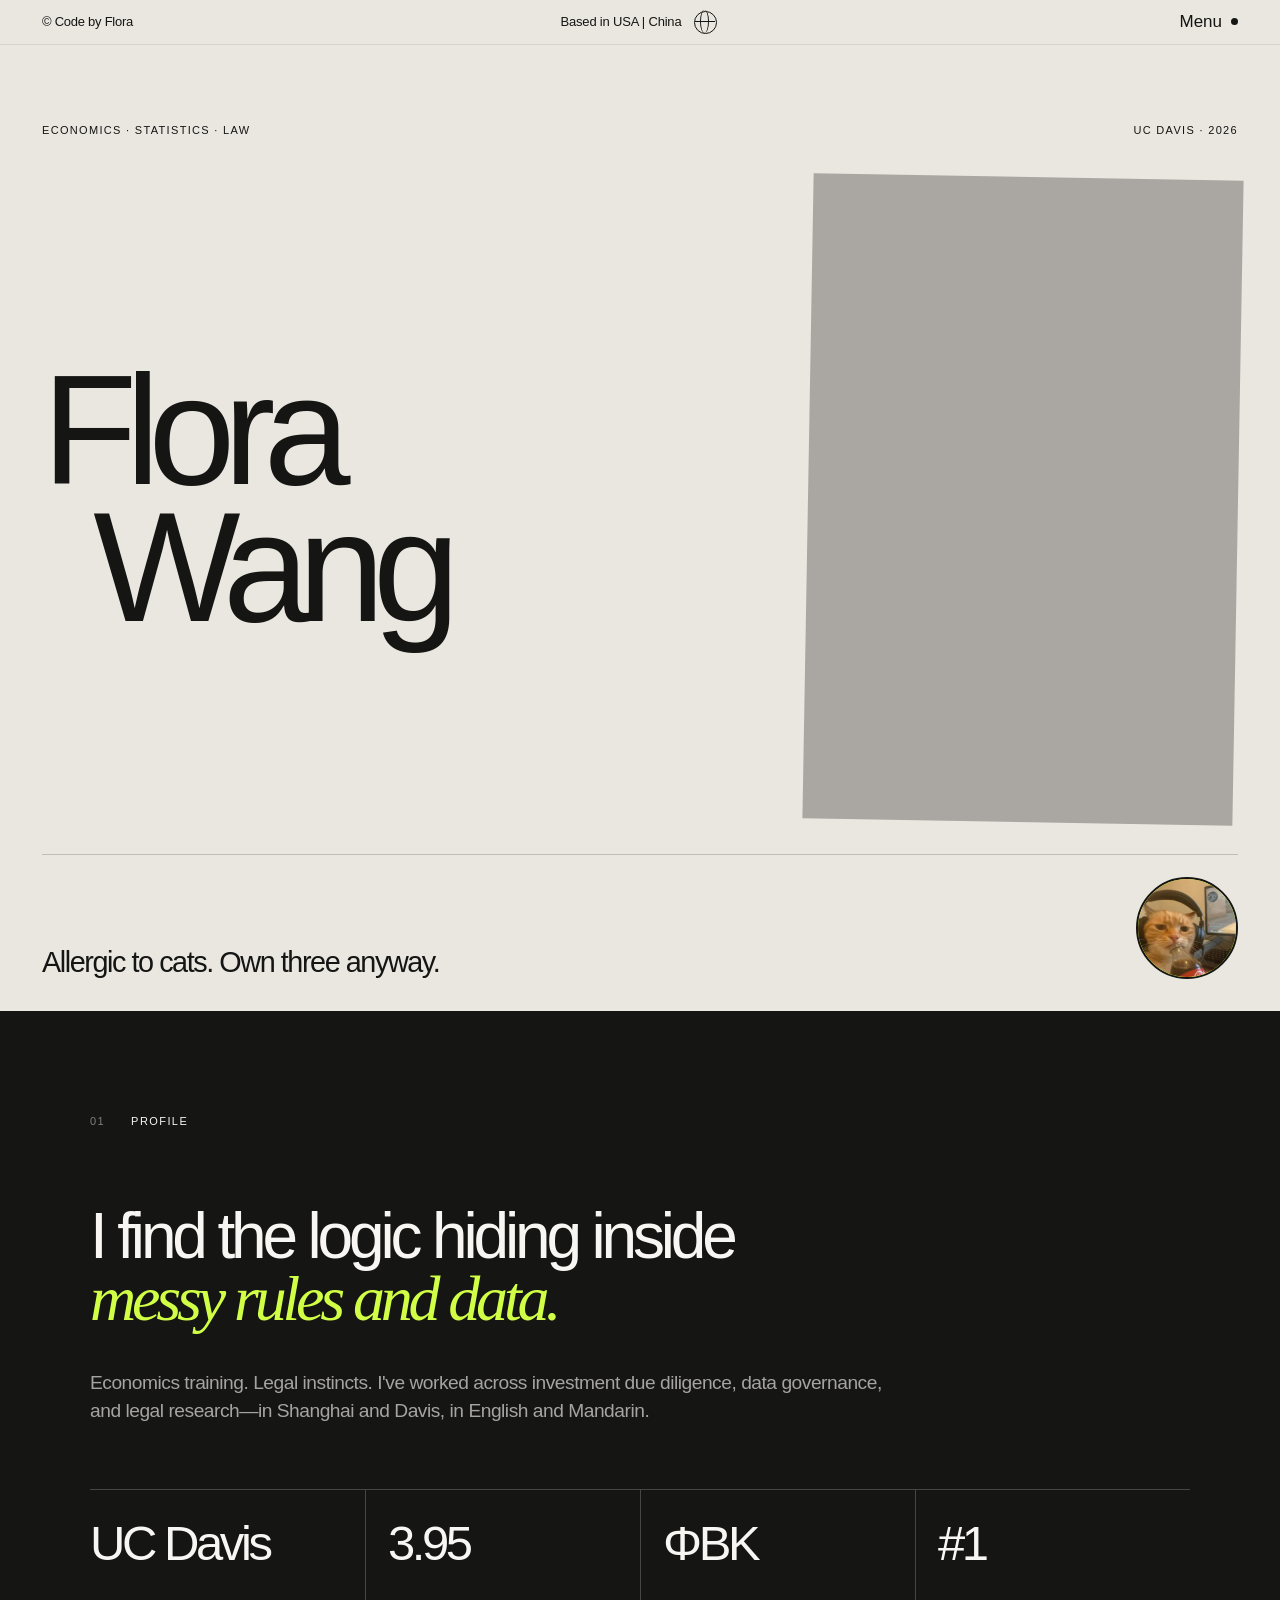
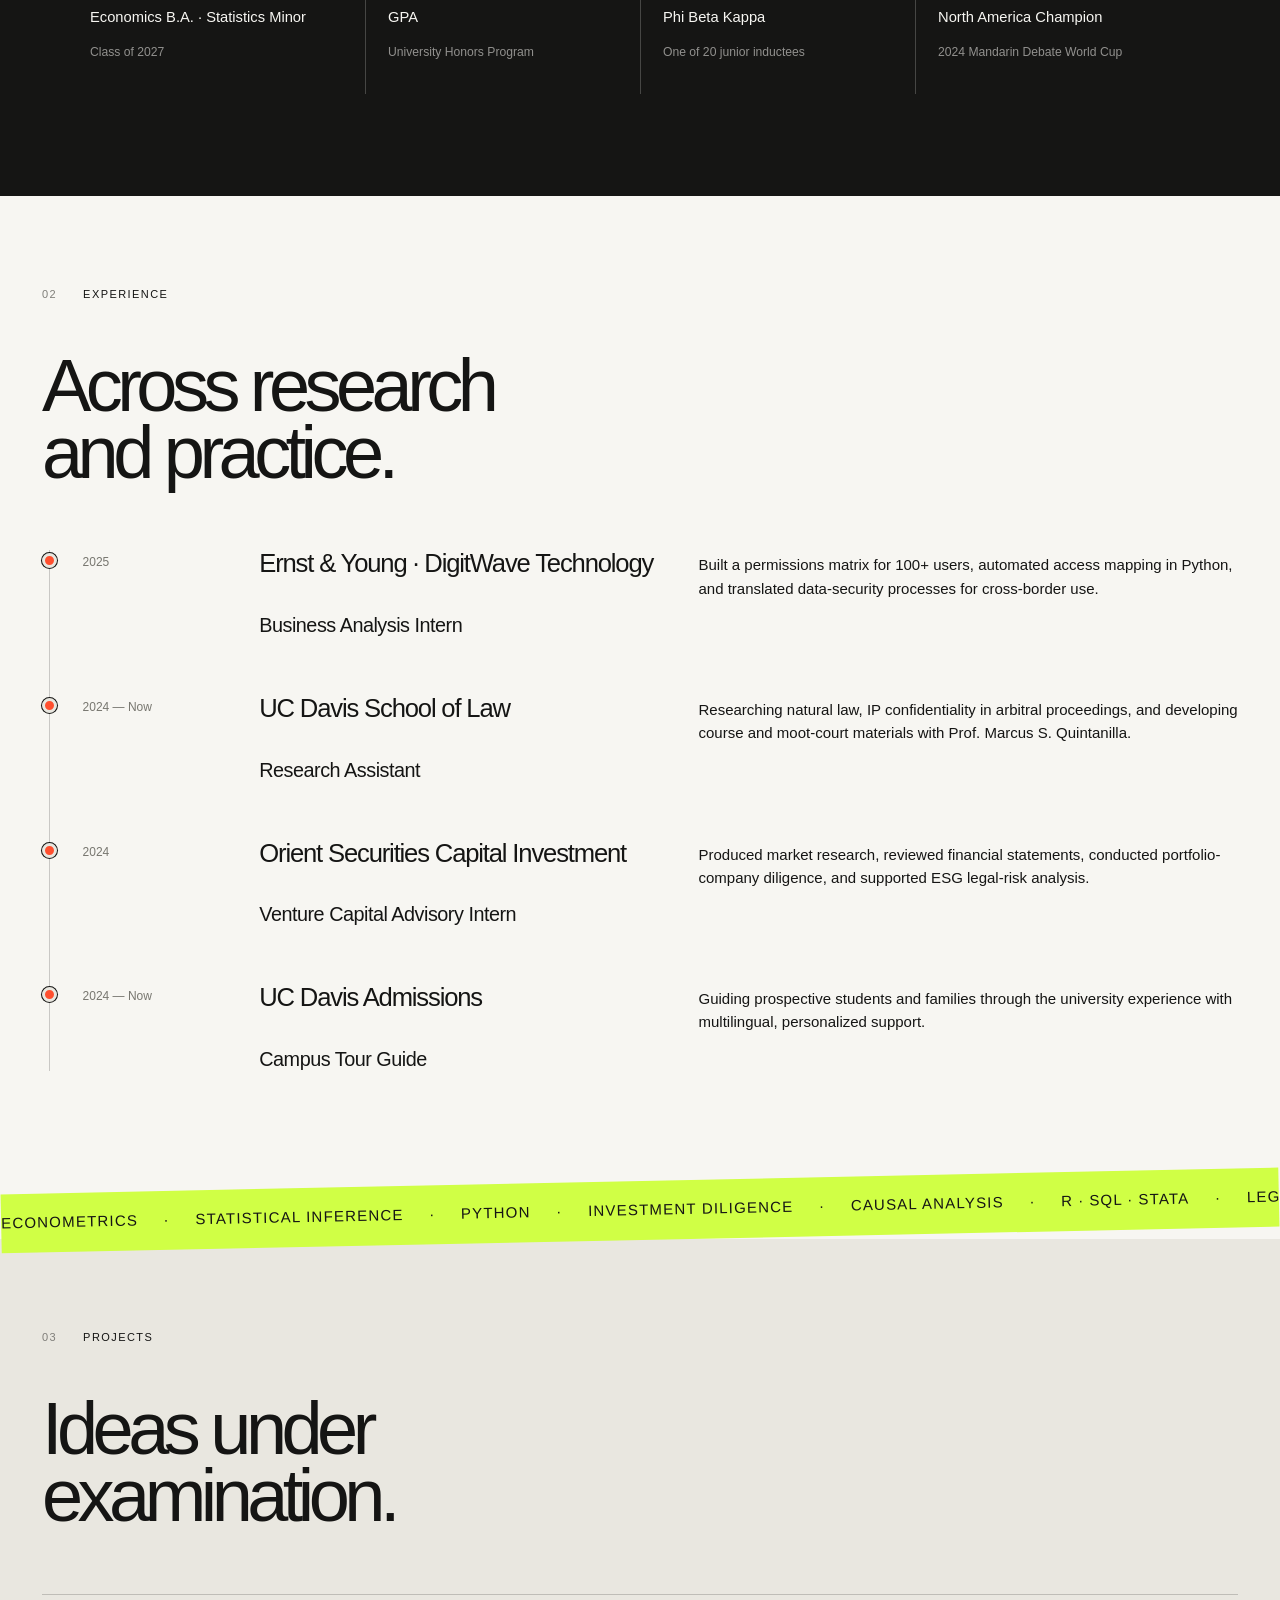
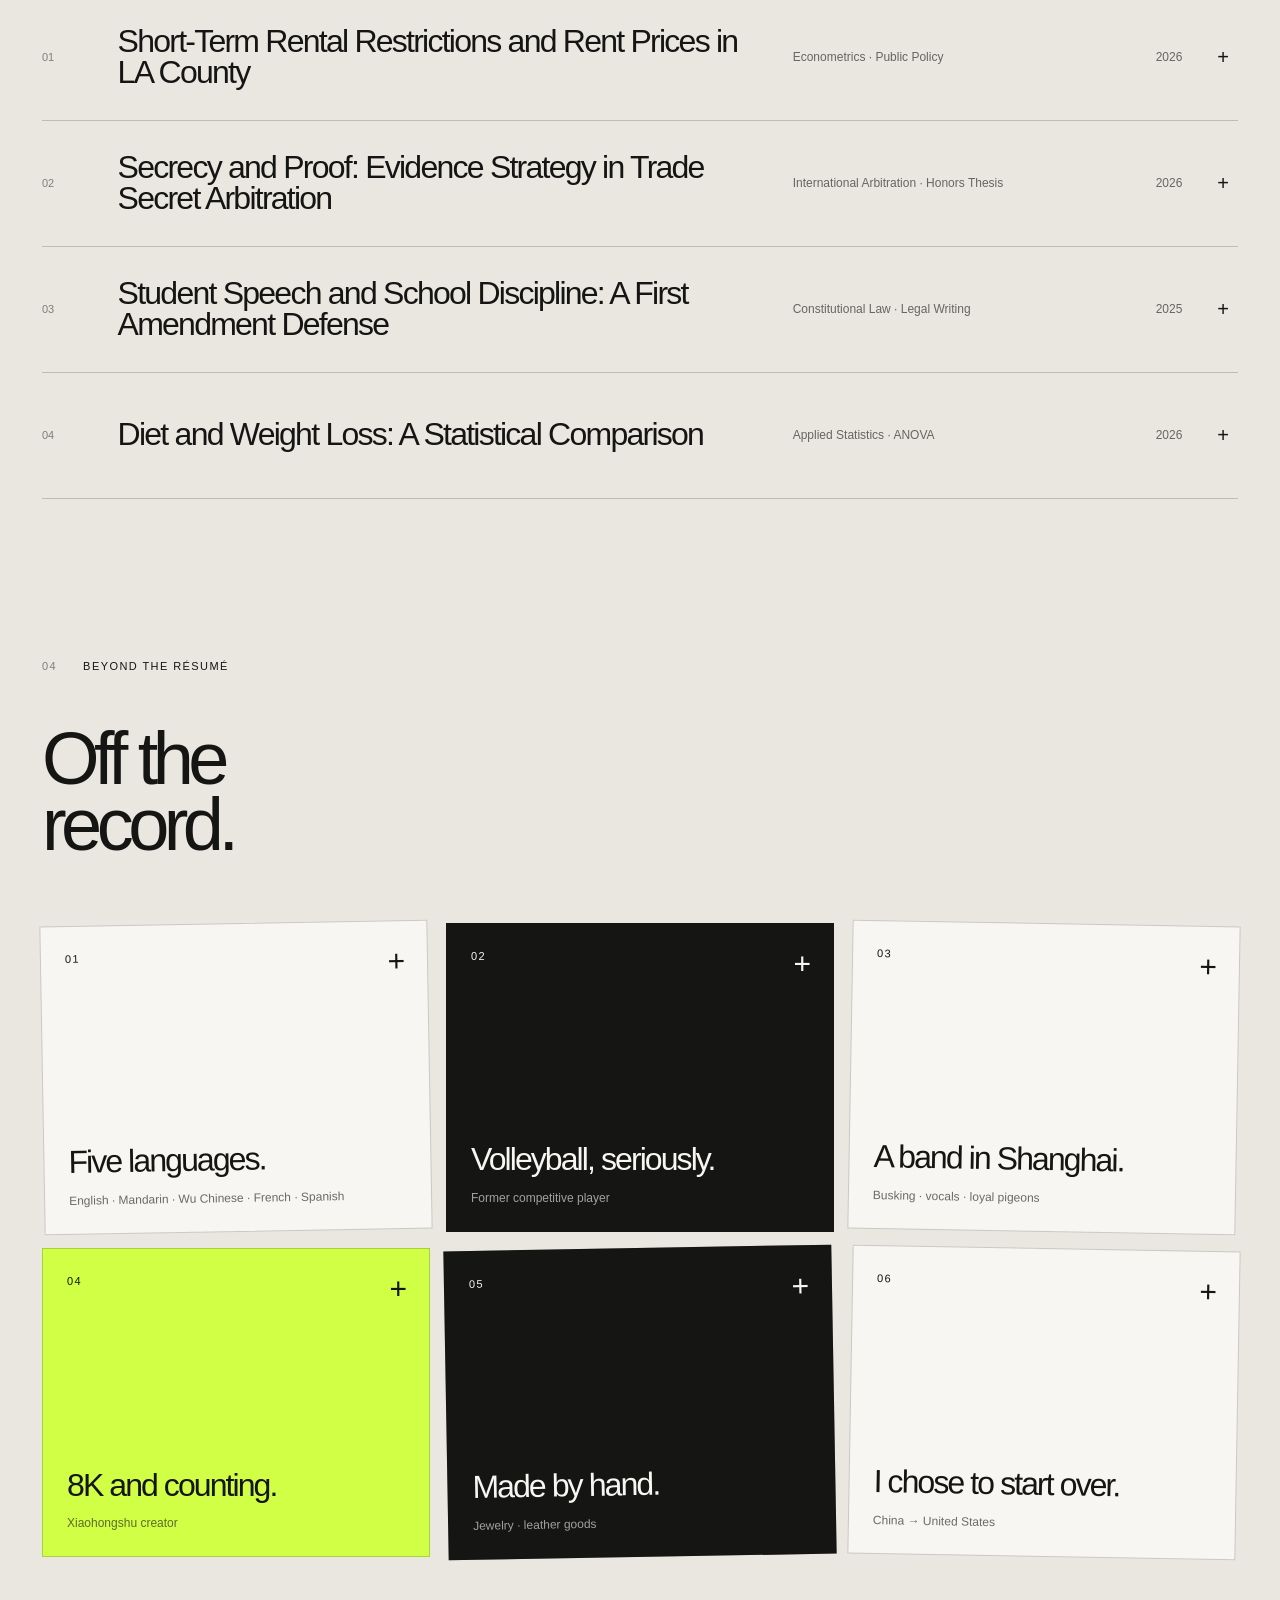
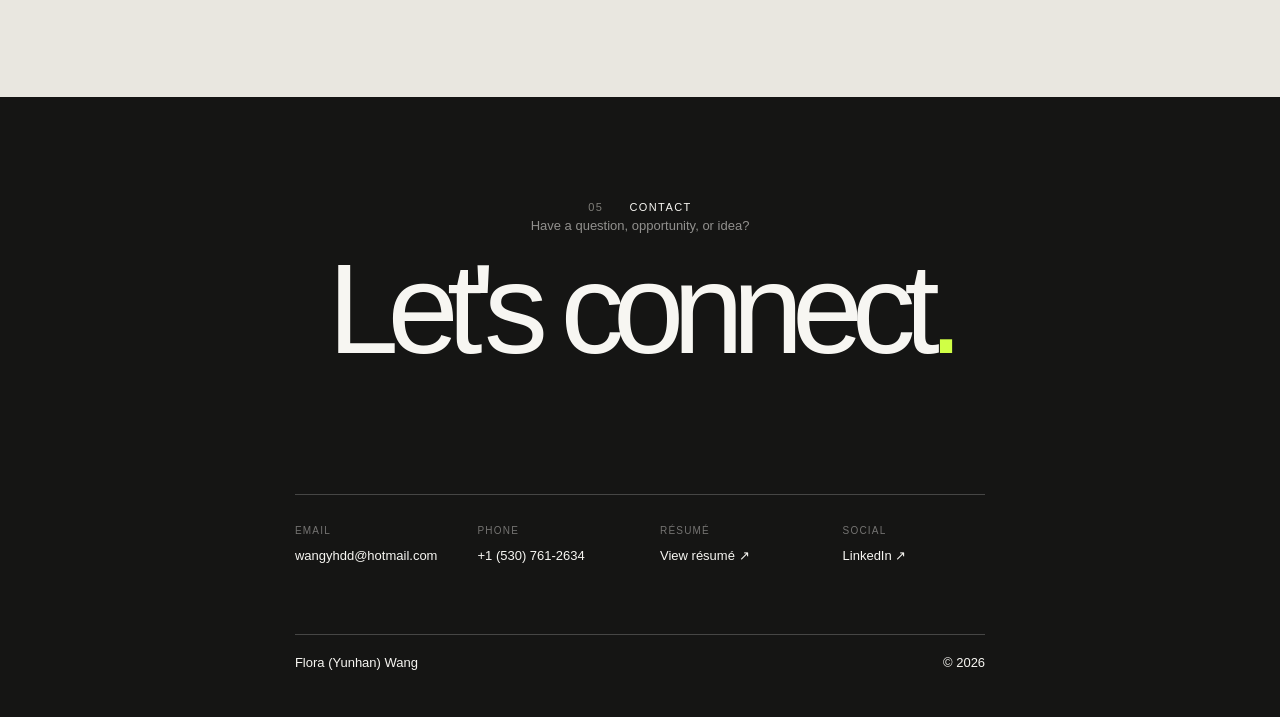
<file: index.html>
<!DOCTYPE html><html lang="en"><head><meta charSet="utf-8"/><meta name="viewport" content="width=device-width, initial-scale=1"/><link rel="preload" as="image" href="/assets/coke-cat.jpg"/><link rel="stylesheet" href="/_next/static/chunks/14g~huy9hw0ov.css" data-precedence="next"/><link rel="preload" as="script" fetchPriority="low" href="/_next/static/chunks/0zuri1ifhhlok.js"/><script src="/_next/static/chunks/0mi2wjm8~9ju~.js" async=""></script><script src="/_next/static/chunks/01h.iy8i7-0vy.js" async=""></script><script src="/_next/static/chunks/turbopack-108mywpjsb1fv.js" async=""></script><script src="/_next/static/chunks/0x_ruk~6~fayx.js" async=""></script><script src="/_next/static/chunks/03nhfuja0_sh~.js" async=""></script><script src="/_next/static/chunks/0lperdugiu~te.js" async=""></script><link rel="preload" href="/assets/flora-portrait.jpg" as="image"/><title>Flora Wang — Law, Finance &amp; Evidence</title><meta name="description" content="Flora Wang is a UC Davis economics and statistics student working across legal research, investment analysis, and data-driven decision-making."/><meta name="keywords" content="Flora Wang,Yunhan Wang,UC Davis,legal research,investment analysis,economics,statistics"/><meta property="og:title" content="Flora Wang — Law, Finance &amp; Evidence"/><meta property="og:description" content="Flora Wang is a UC Davis economics and statistics student working across legal research, investment analysis, and data-driven decision-making."/><meta property="og:image" content="https://flora-oikawa.github.io/og-v3.png"/><meta property="og:image:width" content="1734"/><meta property="og:image:height" content="908"/><meta property="og:image:alt" content="Flora Wang — Law, Finance &amp; Evidence"/><meta property="og:type" content="website"/><meta name="twitter:card" content="summary_large_image"/><meta name="twitter:title" content="Flora Wang — Law, Finance &amp; Evidence"/><meta name="twitter:description" content="Flora Wang is a UC Davis economics and statistics student working across legal research, investment analysis, and data-driven decision-making."/><meta name="twitter:image" content="https://flora-oikawa.github.io/og-v3.png"/><script src="/_next/static/chunks/03~yq9q893hmn.js" noModule=""></script></head><body><div hidden=""><!--$--><!--/$--></div><main><div class="cursor-orbit " style="transform:translate3d(0px, 0px, 0)" aria-hidden="true"></div><header class="site-header "><a class="brand-link" href="#top" aria-label="Flora Wang, home"><span>© Code by </span><span class="brand-swap" aria-hidden="true"><span>Flora</span><span>Flora Wang</span></span></a><div class="header-location" aria-label="Current location"><span class="location-copy"><strong>Based in USA | China</strong></span><span class="location-globe" aria-hidden="true"><span class="globe-mark"></span></span></div><button class="menu-button" type="button" aria-expanded="false" aria-controls="site-menu" aria-label="Open menu"><span>Menu</span><span class="menu-dot" aria-hidden="true"></span></button></header><div class="menu-overlay " id="site-menu" aria-hidden="true"><span class="menu-kicker">Navigation</span><nav aria-label="Primary navigation"><a href="#top"><span>00</span>Home</a><a href="#profile"><span>01</span>Profile</a><a href="#experience"><span>02</span>Experience</a><a href="#projects"><span>03</span>Projects</a><a href="#beyond"><span>04</span>Beyond</a><a href="#contact"><span>05</span>Contact</a></nav><div class="menu-social"><a href="https://www.linkedin.com/in/yunhan-wang-81345233a" target="_blank" rel="noreferrer">LinkedIn <span aria-hidden="true">↗</span></a><a href="mailto:wangyhdd@hotmail.com">Email <span aria-hidden="true">↗</span></a></div></div><section class="hero" id="top"><div class="hero-eyebrow"><span>Economics · Statistics · Law</span><span>UC Davis · 2026</span></div><div class="hero-title-wrap"><h1><span class="title-line">Flora</span><span class="title-line title-line-offset">Wang</span></h1><div class="hero-portrait"><picture><source media="(max-width: 700px)" srcSet="/assets/flora-portrait-mobile.jpg"/><img alt="Portrait of Flora Wang" decoding="async" data-nimg="fill" style="position:absolute;height:100%;width:100%;left:0;top:0;right:0;bottom:0;color:transparent" src="/assets/flora-portrait.jpg"/></picture></div></div><div class="hero-bottom"><p>Allergic to cats. Own three anyway.</p><a class="round-link" href="#profile" aria-label="Explore Flora Wang&#x27;s profile"><img class="cat-avatar-image" src="/assets/coke-cat.jpg" alt="Orange tabby cat wearing headphones and drinking from a bottle" width="104" height="104"/></a></div></section><section class="statement section-dark" id="profile"><div class="section-label"><span>01</span><span>Profile</span></div><div class="statement-copy"><p class="statement-lead"><span>I find the logic hiding inside</span><em>messy rules and data.</em></p><p class="statement-secondary">Economics training. Legal instincts. I&#x27;ve worked across investment due diligence, data governance, and legal research—in Shanghai and Davis, in English and Mandarin.</p></div><div class="profile-facts"><div><span class="fact-value fact-title">UC Davis</span><span class="fact-label fact-line-one">Economics B.A. · Statistics Minor</span><span class="fact-label fact-line-two">Class of 2027</span></div><div><span class="fact-value fact-title">3.95</span><span class="fact-label fact-line-one">GPA</span><span class="fact-label fact-line-two">University Honors Program</span></div><div><span class="fact-value fact-title" aria-label="Phi Beta Kappa">ΦΒΚ</span><span class="fact-label fact-line-one">Phi Beta Kappa</span><span class="fact-label fact-line-two">One of 20 junior inductees</span></div><div><span class="fact-value fact-title">#1</span><span class="fact-label fact-line-one">North America Champion</span><span class="fact-label fact-line-two">2024 Mandarin Debate World Cup</span></div></div></section><section class="experience-section section-light" id="experience"><div class="section-heading"><div class="section-label"><span>02</span><span>Experience</span></div><h2>Across research<br/>and practice.</h2></div><div class="experience-list"><article class="experience-item"><span class="timeline-marker" aria-hidden="true"></span><span class="experience-period">2025</span><div><h3>Ernst &amp; Young · DigitWave Technology</h3><p class="experience-role">Business Analysis Intern</p></div><p class="experience-detail">Built a permissions matrix for 100+ users, automated access mapping in Python, and translated data-security processes for cross-border use.</p></article><article class="experience-item"><span class="timeline-marker" aria-hidden="true"></span><span class="experience-period">2024 — Now</span><div><h3>UC Davis School of Law</h3><p class="experience-role">Research Assistant</p></div><p class="experience-detail">Researching natural law, IP confidentiality in arbitral proceedings, and developing course and moot-court materials with Prof. Marcus S. Quintanilla.</p></article><article class="experience-item"><span class="timeline-marker" aria-hidden="true"></span><span class="experience-period">2024</span><div><h3>Orient Securities Capital Investment</h3><p class="experience-role">Venture Capital Advisory Intern</p></div><p class="experience-detail">Produced market research, reviewed financial statements, conducted portfolio-company diligence, and supported ESG legal-risk analysis.</p></article><article class="experience-item"><span class="timeline-marker" aria-hidden="true"></span><span class="experience-period">2024 — Now</span><div><h3>UC Davis Admissions</h3><p class="experience-role">Campus Tour Guide</p></div><p class="experience-detail">Guiding prospective students and families through the university experience with multilingual, personalized support.</p></article></div><div class="skills-marquee" aria-label="Skills and capabilities"><div><span>Econometrics</span><i>·</i><span>Statistical inference</span><i>·</i><span>Python</span><i>·</i><span>Investment diligence</span><i>·</i><span>Causal analysis</span><i>·</i><span>R · SQL · Stata</span><i>·</i><span>Legal research</span></div></div></section><section class="work-section" id="projects"><div class="section-heading"><div class="section-label"><span>03</span><span>Projects</span></div><h2>Ideas under<br/>examination.</h2></div><div class="work-list"><article class="work-item"><details><summary><span class="work-number">01</span><span class="work-title">Short-Term Rental Restrictions and Rent Prices in LA County</span><span class="work-meta">Econometrics · Public Policy<small>2026</small></span><span class="work-toggle" aria-hidden="true">+</span></summary><div class="work-details"><p>Applied difference-in-differences with ZIP code and time fixed effects to estimate the impact of Home Sharing Ordinances on residential rents across 245 ZIP codes (2015–2025).</p><p class="work-outcome">Estimated a 2.2% rent reduction pre-COVID; the effect disappears post-COVID, consistent with pandemic-driven market disruption.</p></div></details></article><article class="work-item"><details><summary><span class="work-number">02</span><span class="work-title">Secrecy and Proof: Evidence Strategy in Trade Secret Arbitration</span><span class="work-meta">International Arbitration · Honors Thesis<small>2026</small></span><span class="work-toggle" aria-hidden="true">+</span></summary><div class="work-details"><p>Examined how the FAA, AAA Employment Rules, IBA Rules, and New York Convention interact to limit evidence access for trade secret claimants in international arbitration.</p><p class="work-outcome">Identified a structural evidentiary gap and proposed a four-part strategy framework for navigating it.</p><a href="/work/flora-wang-honors-thesis.pdf" target="_blank" rel="noreferrer">Read thesis<!-- --> <span aria-hidden="true">↗</span></a></div></details></article><article class="work-item"><details><summary><span class="work-number">03</span><span class="work-title">Student Speech and School Discipline: A First Amendment Defense</span><span class="work-meta">Constitutional Law · Legal Writing<small>2025</small></span><span class="work-toggle" aria-hidden="true">+</span></summary><div class="work-details"><p>Drafted a defense-side legal memorandum analyzing off-campus student speech, school discipline, and procedural due process under the First and Fourteenth Amendments.</p><p class="work-outcome">Synthesized five Supreme Court and circuit precedents into a structured argument for summary judgment.</p><a href="/work/flora-wang-legal-writing-sample.pdf" target="_blank" rel="noreferrer">Read writing sample<!-- --> <span aria-hidden="true">↗</span></a></div></details></article><article class="work-item"><details><summary><span class="work-number">04</span><span class="work-title">Diet and Weight Loss: A Statistical Comparison</span><span class="work-meta">Applied Statistics · ANOVA<small>2026</small></span><span class="work-toggle" aria-hidden="true">+</span></summary><div class="work-details"><p>Analyzed weight-loss outcomes across three diet programs using 76 participants, applying one-way ANOVA, Tukey post-hoc comparisons, and power analysis.</p><p class="work-outcome">Found statistically significant differences (p = 0.00339); identified the most effective program and quantified the performance gap.</p></div></details></article></div></section><section class="beyond-section" id="beyond"><div class="section-heading"><div class="section-label"><span>04</span><span>Beyond the résumé</span></div><h2>Off the<br/>record.</h2></div><div class="life-grid"><details class="life-card"><summary><span class="life-number">01</span><h3>Five languages.</h3><p class="life-meta">English · Mandarin · Wu Chinese · French · Spanish</p><span class="life-toggle" aria-hidden="true">+</span></summary><p class="life-detail">Fluently in three, convincingly in two, embarrassingly in none of them when I’m tired.</p></details><details class="life-card"><summary><span class="life-number">02</span><h3>Volleyball, seriously.</h3><p class="life-meta">Former competitive player</p><span class="life-toggle" aria-hidden="true">+</span></summary><p class="life-detail">Not recreationally. Like, seriously. My knees have opinions about this.</p></details><details class="life-card"><summary><span class="life-number">03</span><h3>A band in Shanghai.</h3><p class="life-meta">Busking · vocals · loyal pigeons</p><span class="life-toggle" aria-hidden="true">+</span></summary><p class="life-detail">We were actually pretty good. The pigeons were our most loyal audience.</p></details><details class="life-card"><summary><span class="life-number">04</span><h3>8K and counting.</h3><p class="life-meta">Xiaohongshu creator</p><span class="life-toggle" aria-hidden="true">+</span></summary><p class="life-detail">I write about college applications, music, and whatever is on my mind. Somehow, people read it.</p></details><details class="life-card"><summary><span class="life-number">05</span><h3>Made by hand.</h3><p class="life-meta">Jewelry · leather goods</p><span class="life-toggle" aria-hidden="true">+</span></summary><p class="life-detail">Rings, bags, and straps—mostly gifts. Sometimes I keep the good ones.</p></details><details class="life-card"><summary><span class="life-number">06</span><h3>I chose to start over.</h3><p class="life-meta">China → United States</p><span class="life-toggle" aria-hidden="true">+</span></summary><p class="life-detail">I left law school in China to begin again in the U.S. Best chaotic decision I’ve ever made.</p></details></div></section><section class="contact-section section-dark" id="contact"><div class="section-label"><span>05</span><span>Contact</span></div><p class="contact-kicker">Have a question, opportunity, or idea?</p><h2 class="contact-title">Let&#x27;s connect<span>.</span></h2><div class="contact-bottom" id="contact-details"><div><span class="contact-label">Email</span><a href="mailto:wangyhdd@hotmail.com">wangyhdd@hotmail.com</a></div><div><span class="contact-label">Phone</span><a href="tel:+15307612634">+1 (530) 761-2634</a></div><div><span class="contact-label">Résumé</span><a href="/work/flora-wang-resume.pdf" target="_blank" rel="noreferrer">View résumé <span aria-hidden="true">↗</span></a></div><div><span class="contact-label">Social</span><a href="https://www.linkedin.com/in/yunhan-wang-81345233a" target="_blank" rel="noreferrer">LinkedIn <span aria-hidden="true">↗</span></a></div><div class="contact-signoff"><span>Flora (Yunhan) Wang</span><span>© <!-- -->2026</span></div></div></section></main><!--$--><!--/$--><script src="/_next/static/chunks/0zuri1ifhhlok.js" id="_R_" async=""></script><script>(self.__next_f=self.__next_f||[]).push([0])</script><script>self.__next_f.push([1,"1:\"$Sreact.fragment\"\n2:I[28270,[\"/_next/static/chunks/0x_ruk~6~fayx.js\",\"/_next/static/chunks/03nhfuja0_sh~.js\"],\"default\"]\n3:I[7640,[\"/_next/static/chunks/0x_ruk~6~fayx.js\",\"/_next/static/chunks/03nhfuja0_sh~.js\"],\"default\"]\n4:I[22789,[\"/_next/static/chunks/0x_ruk~6~fayx.js\",\"/_next/static/chunks/03nhfuja0_sh~.js\"],\"ClientPageRoot\"]\n5:I[31713,[\"/_next/static/chunks/0x_ruk~6~fayx.js\",\"/_next/static/chunks/03nhfuja0_sh~.js\",\"/_next/static/chunks/0lperdugiu~te.js\"],\"default\"]\n8:I[84080,[\"/_next/static/chunks/0x_ruk~6~fayx.js\",\"/_next/static/chunks/03nhfuja0_sh~.js\"],\"OutletBoundary\"]\n9:\"$Sreact.suspense\"\nb:I[84080,[\"/_next/static/chunks/0x_ruk~6~fayx.js\",\"/_next/static/chunks/03nhfuja0_sh~.js\"],\"ViewportBoundary\"]\nd:I[84080,[\"/_next/static/chunks/0x_ruk~6~fayx.js\",\"/_next/static/chunks/03nhfuja0_sh~.js\"],\"MetadataBoundary\"]\nf:I[48574,[\"/_next/static/chunks/0x_ruk~6~fayx.js\",\"/_next/static/chunks/03nhfuja0_sh~.js\"],\"default\",1]\n:HL[\"/_next/static/chunks/14g~huy9hw0ov.css\",\"style\"]\n"])</script><script>self.__next_f.push([1,"0:{\"P\":null,\"c\":[\"\",\"\"],\"q\":\"\",\"i\":false,\"f\":[[[\"\",{\"children\":[\"__PAGE__\",{}]},\"$undefined\",\"$undefined\",16],[[\"$\",\"$1\",\"c\",{\"children\":[[[\"$\",\"link\",\"0\",{\"rel\":\"stylesheet\",\"href\":\"/_next/static/chunks/14g~huy9hw0ov.css\",\"precedence\":\"next\",\"crossOrigin\":\"$undefined\",\"nonce\":\"$undefined\"}],[\"$\",\"script\",\"script-0\",{\"src\":\"/_next/static/chunks/0x_ruk~6~fayx.js\",\"async\":true,\"nonce\":\"$undefined\"}],[\"$\",\"script\",\"script-1\",{\"src\":\"/_next/static/chunks/03nhfuja0_sh~.js\",\"async\":true,\"nonce\":\"$undefined\"}]],[\"$\",\"html\",null,{\"lang\":\"en\",\"children\":[\"$\",\"body\",null,{\"children\":[\"$\",\"$L2\",null,{\"parallelRouterKey\":\"children\",\"error\":\"$undefined\",\"errorStyles\":\"$undefined\",\"errorScripts\":\"$undefined\",\"template\":[\"$\",\"$L3\",null,{}],\"templateStyles\":\"$undefined\",\"templateScripts\":\"$undefined\",\"notFound\":[[[\"$\",\"title\",null,{\"children\":\"404: This page could not be found.\"}],[\"$\",\"div\",null,{\"style\":{\"fontFamily\":\"system-ui,\\\"Segoe UI\\\",Roboto,Helvetica,Arial,sans-serif,\\\"Apple Color Emoji\\\",\\\"Segoe UI Emoji\\\"\",\"height\":\"100vh\",\"textAlign\":\"center\",\"display\":\"flex\",\"flexDirection\":\"column\",\"alignItems\":\"center\",\"justifyContent\":\"center\"},\"children\":[\"$\",\"div\",null,{\"children\":[[\"$\",\"style\",null,{\"dangerouslySetInnerHTML\":{\"__html\":\"body{color:#000;background:#fff;margin:0}.next-error-h1{border-right:1px solid rgba(0,0,0,.3)}@media (prefers-color-scheme:dark){body{color:#fff;background:#000}.next-error-h1{border-right:1px solid rgba(255,255,255,.3)}}\"}}],[\"$\",\"h1\",null,{\"className\":\"next-error-h1\",\"style\":{\"display\":\"inline-block\",\"margin\":\"0 20px 0 0\",\"padding\":\"0 23px 0 0\",\"fontSize\":24,\"fontWeight\":500,\"verticalAlign\":\"top\",\"lineHeight\":\"49px\"},\"children\":404}],[\"$\",\"div\",null,{\"style\":{\"display\":\"inline-block\"},\"children\":[\"$\",\"h2\",null,{\"style\":{\"fontSize\":14,\"fontWeight\":400,\"lineHeight\":\"49px\",\"margin\":0},\"children\":\"This page could not be found.\"}]}]]}]}]],[]],\"forbidden\":\"$undefined\",\"unauthorized\":\"$undefined\"}]}]}]]}],{\"children\":[[\"$\",\"$1\",\"c\",{\"children\":[[\"$\",\"$L4\",null,{\"Component\":\"$5\",\"serverProvidedParams\":{\"searchParams\":{},\"params\":{},\"promises\":[\"$@6\",\"$@7\"]}}],[[\"$\",\"script\",\"script-0\",{\"src\":\"/_next/static/chunks/0lperdugiu~te.js\",\"async\":true,\"nonce\":\"$undefined\"}]],[\"$\",\"$L8\",null,{\"children\":[\"$\",\"$9\",null,{\"name\":\"Next.MetadataOutlet\",\"children\":\"$@a\"}]}]]}],{},null,false,null]},null,false,null],[\"$\",\"$1\",\"h\",{\"children\":[null,[\"$\",\"$Lb\",null,{\"children\":\"$Lc\"}],[\"$\",\"div\",null,{\"hidden\":true,\"children\":[\"$\",\"$Ld\",null,{\"children\":[\"$\",\"$9\",null,{\"name\":\"Next.Metadata\",\"children\":\"$Le\"}]}]}],null]}],false]],\"m\":\"$undefined\",\"G\":[\"$f\",[[\"$\",\"link\",\"0\",{\"rel\":\"stylesheet\",\"href\":\"/_next/static/chunks/14g~huy9hw0ov.css\",\"precedence\":\"next\",\"crossOrigin\":\"$undefined\",\"nonce\":\"$undefined\"}]]],\"S\":true,\"h\":null,\"s\":\"$undefined\",\"l\":\"$undefined\",\"p\":\"$undefined\",\"d\":\"$undefined\",\"b\":\"ksNLpLXbNBhkdUW6HuDTz\"}\n"])</script><script>self.__next_f.push([1,"6:{}\n7:\"$0:f:0:1:1:children:0:props:children:0:props:serverProvidedParams:params\"\n"])</script><script>self.__next_f.push([1,"c:[[\"$\",\"meta\",\"0\",{\"charSet\":\"utf-8\"}],[\"$\",\"meta\",\"1\",{\"name\":\"viewport\",\"content\":\"width=device-width, initial-scale=1\"}]]\n"])</script><script>self.__next_f.push([1,"a:null\n"])</script><script>self.__next_f.push([1,"e:[[\"$\",\"title\",\"0\",{\"children\":\"Flora Wang — Law, Finance \u0026 Evidence\"}],[\"$\",\"meta\",\"1\",{\"name\":\"description\",\"content\":\"Flora Wang is a UC Davis economics and statistics student working across legal research, investment analysis, and data-driven decision-making.\"}],[\"$\",\"meta\",\"2\",{\"name\":\"keywords\",\"content\":\"Flora Wang,Yunhan Wang,UC Davis,legal research,investment analysis,economics,statistics\"}],[\"$\",\"meta\",\"3\",{\"property\":\"og:title\",\"content\":\"Flora Wang — Law, Finance \u0026 Evidence\"}],[\"$\",\"meta\",\"4\",{\"property\":\"og:description\",\"content\":\"Flora Wang is a UC Davis economics and statistics student working across legal research, investment analysis, and data-driven decision-making.\"}],[\"$\",\"meta\",\"5\",{\"property\":\"og:image\",\"content\":\"https://flora-oikawa.github.io/og-v3.png\"}],[\"$\",\"meta\",\"6\",{\"property\":\"og:image:width\",\"content\":\"1734\"}],[\"$\",\"meta\",\"7\",{\"property\":\"og:image:height\",\"content\":\"908\"}],[\"$\",\"meta\",\"8\",{\"property\":\"og:image:alt\",\"content\":\"Flora Wang — Law, Finance \u0026 Evidence\"}],[\"$\",\"meta\",\"9\",{\"property\":\"og:type\",\"content\":\"website\"}],[\"$\",\"meta\",\"10\",{\"name\":\"twitter:card\",\"content\":\"summary_large_image\"}],[\"$\",\"meta\",\"11\",{\"name\":\"twitter:title\",\"content\":\"Flora Wang — Law, Finance \u0026 Evidence\"}],[\"$\",\"meta\",\"12\",{\"name\":\"twitter:description\",\"content\":\"Flora Wang is a UC Davis economics and statistics student working across legal research, investment analysis, and data-driven decision-making.\"}],[\"$\",\"meta\",\"13\",{\"name\":\"twitter:image\",\"content\":\"https://flora-oikawa.github.io/og-v3.png\"}]]\n"])</script></body></html>
</file>
<file: _next/static/chunks/14g~huy9hw0ov.css>
@layer properties{@supports (((-webkit-hyphens:none)) and (not (margin-trim:inline))) or ((-moz-orient:inline) and (not (color:rgb(from red r g b)))){*,:before,:after,::backdrop{--tw-rotate-x:initial;--tw-rotate-y:initial;--tw-rotate-z:initial;--tw-skew-x:initial;--tw-skew-y:initial}}}@layer theme{:root,:host{--font-sans:ui-sans-serif, system-ui, sans-serif, "Apple Color Emoji", "Segoe UI Emoji", "Segoe UI Symbol", "Noto Color Emoji";--font-mono:ui-monospace, SFMono-Regular, Menlo, Monaco, Consolas, "Liberation Mono", "Courier New", monospace;--spacing:.25rem;--default-font-family:var(--font-sans);--default-mono-font-family:var(--font-mono)}}@layer base{*,:after,:before,::backdrop{box-sizing:border-box;border:0 solid;margin:0;padding:0}::file-selector-button{box-sizing:border-box;border:0 solid;margin:0;padding:0}html,:host{-webkit-text-size-adjust:100%;tab-size:4;line-height:1.5;font-family:var(--default-font-family,ui-sans-serif, system-ui, sans-serif, "Apple Color Emoji", "Segoe UI Emoji", "Segoe UI Symbol", "Noto Color Emoji");font-feature-settings:var(--default-font-feature-settings,normal);font-variation-settings:var(--default-font-variation-settings,normal);-webkit-tap-highlight-color:transparent}hr{height:0;color:inherit;border-top-width:1px}abbr:where([title]){-webkit-text-decoration:underline dotted;text-decoration:underline dotted}h1,h2,h3,h4,h5,h6{font-size:inherit;font-weight:inherit}a{color:inherit;-webkit-text-decoration:inherit;-webkit-text-decoration:inherit;-webkit-text-decoration:inherit;-webkit-text-decoration:inherit;text-decoration:inherit}b,strong{font-weight:bolder}code,kbd,samp,pre{font-family:var(--default-mono-font-family,ui-monospace, SFMono-Regular, Menlo, Monaco, Consolas, "Liberation Mono", "Courier New", monospace);font-feature-settings:var(--default-mono-font-feature-settings,normal);font-variation-settings:var(--default-mono-font-variation-settings,normal);font-size:1em}small{font-size:80%}sub,sup{vertical-align:baseline;font-size:75%;line-height:0;position:relative}sub{bottom:-.25em}sup{top:-.5em}table{text-indent:0;border-color:inherit;border-collapse:collapse}:-moz-focusring{outline:auto}progress{vertical-align:baseline}summary{display:list-item}ol,ul,menu{list-style:none}img,svg,video,canvas,audio,iframe,embed,object{vertical-align:middle;display:block}img,video{max-width:100%;height:auto}button,input,select,optgroup,textarea{font:inherit;font-feature-settings:inherit;font-variation-settings:inherit;letter-spacing:inherit;color:inherit;opacity:1;background-color:#0000;border-radius:0}::file-selector-button{font:inherit;font-feature-settings:inherit;font-variation-settings:inherit;letter-spacing:inherit;color:inherit;opacity:1;background-color:#0000;border-radius:0}:where(select:is([multiple],[size])) optgroup{font-weight:bolder}:where(select:is([multiple],[size])) optgroup option{padding-inline-start:20px}::file-selector-button{margin-inline-end:4px}::placeholder{opacity:1}@supports (not ((-webkit-appearance:-apple-pay-button))) or (contain-intrinsic-size:1px){::placeholder{color:currentColor}@supports (color:color-mix(in lab, red, red)){::placeholder{color:color-mix(in oklab, currentcolor 50%, transparent)}}}textarea{resize:vertical}::-webkit-search-decoration{-webkit-appearance:none}::-webkit-date-and-time-value{min-height:1lh;text-align:inherit}::-webkit-datetime-edit{display:inline-flex}::-webkit-datetime-edit-fields-wrapper{padding:0}::-webkit-datetime-edit{padding-block:0}::-webkit-datetime-edit-year-field{padding-block:0}::-webkit-datetime-edit-month-field{padding-block:0}::-webkit-datetime-edit-day-field{padding-block:0}::-webkit-datetime-edit-hour-field{padding-block:0}::-webkit-datetime-edit-minute-field{padding-block:0}::-webkit-datetime-edit-second-field{padding-block:0}::-webkit-datetime-edit-millisecond-field{padding-block:0}::-webkit-datetime-edit-meridiem-field{padding-block:0}::-webkit-calendar-picker-indicator{line-height:1}:-moz-ui-invalid{box-shadow:none}button,input:where([type=button],[type=reset],[type=submit]){appearance:button}::file-selector-button{appearance:button}::-webkit-inner-spin-button{height:auto}::-webkit-outer-spin-button{height:auto}[hidden]:where(:not([hidden=until-found])){display:none!important}}@layer components;@layer utilities{.fixed{position:fixed}.relative{position:relative}.start{inset-inline-start:var(--spacing)}.table{display:table}.transform{transform:var(--tw-rotate-x,) var(--tw-rotate-y,) var(--tw-rotate-z,) var(--tw-skew-x,) var(--tw-skew-y,)}}:root{--ink:#151514;--paper:#e9e7e0;--white:#f7f6f2;--line:#15151433;--line-dark:#f7f6f238;--accent:#d0ff45;--cursor:#ff4f2f}*{box-sizing:border-box}html{scroll-behavior:smooth;background:var(--ink);overflow-x:clip}body{background:var(--paper);color:var(--ink);margin:0;font-family:Arial,Helvetica,sans-serif;overflow-x:clip}body,a,button,summary{cursor:none}a{color:inherit;text-decoration:none}button{color:inherit;font:inherit}.cursor-orbit{z-index:1000;background:var(--cursor);pointer-events:none;opacity:0;border:0;border-radius:50%;width:14px;height:14px;transition:width .16s,height .16s,margin .16s,background .16s,opacity .16s;position:fixed;top:-7px;left:-7px;box-shadow:0 0 0 2px #fffffff2}.cursor-orbit:after{display:none}.cursor-orbit.is-visible{opacity:1}body:has(a:hover) .cursor-orbit{background:var(--accent);width:28px;height:28px;box-shadow:0 0 0 2px var(--ink);margin:-7px 0 0 -7px}@keyframes link-nudge{0%,to{translate:0}35%{translate:-3px}70%{translate:3px}}a:not(.brand-link):not(.round-link){display:inline-block}a:not(.brand-link):not(.round-link):hover{animation:.28s ease-in-out link-nudge}.site-header{z-index:50;-webkit-backdrop-filter:blur(16px);backdrop-filter:blur(16px);background:#e9e7e0db;border-bottom:1px solid #15151417;grid-template-columns:1fr auto 1fr;align-items:center;width:100%;padding:8px 3.2vw;font-size:13px;line-height:1.2;display:grid;position:fixed;top:0;left:0}.brand-link{letter-spacing:-.02em;align-items:center;font-weight:500;display:flex;overflow:hidden}.brand-swap{width:76px;height:1.2em;display:inline-block;position:relative;overflow:hidden}.brand-swap>span{white-space:nowrap;transition:transform .42s cubic-bezier(.76,0,.24,1);position:absolute;top:0;left:0}.brand-swap>span:last-child{left:100%;transform:translate(0)}.brand-link:hover .brand-swap>span:first-child{transform:translate(-110%)}.brand-link:hover .brand-swap>span:last-child{transform:translate(-100%)}.header-location{color:var(--ink);justify-self:center;align-items:center;gap:10px;display:flex}.location-copy{align-items:center;line-height:1.05;display:flex}.location-copy strong{letter-spacing:-.015em;font-size:13px;font-weight:400}.location-globe{perspective:80px;flex:0 0 28px;place-items:center;width:28px;height:28px;display:grid}.globe-mark{border:1.8px solid var(--ink);border-radius:50%;width:23px;height:23px;animation:4s linear infinite globe-spin;display:block;position:relative}.globe-mark:before{border-right:1.5px solid var(--ink);border-left:1.5px solid var(--ink);content:"";border-radius:50%;width:9px;height:23px;position:absolute;top:-2px;left:5px}.globe-mark:after{border-top:1.5px solid var(--ink);content:"";width:20px;position:absolute;top:9px;left:0}@keyframes globe-spin{0%{transform:rotateY(0)}to{transform:rotateY(360deg)}}.menu-button{background:0 0;border:0;justify-self:end;align-items:center;gap:9px;padding:0;font-size:17px;font-weight:500;transition:width .26s,height .26s,border-radius .26s,background .26s,color .26s;display:flex}.menu-dot{background:currentColor;border-radius:50%;width:7px;height:7px;position:relative}.menu-dot:before,.menu-dot:after{opacity:0;content:"";border-top:1px solid;width:25px;position:absolute;left:0}.menu-dot:before{top:3px}.menu-dot:after{bottom:3px}.site-header.is-scrolled{-webkit-backdrop-filter:none;backdrop-filter:none;pointer-events:none;background:0 0;border-color:#0000}.site-header.is-scrolled .brand-link,.site-header.is-scrolled .header-location{opacity:0;visibility:hidden}.site-header.is-scrolled .menu-button{background:var(--ink);width:72px;height:72px;color:var(--white);pointer-events:auto;border-radius:50%;place-items:center;display:grid}.site-header.is-scrolled .menu-button>span:first-child{clip-path:inset(50%);width:1px;height:1px;position:absolute;overflow:hidden}.site-header.is-scrolled .menu-dot{background:0 0;border-radius:0;width:25px;height:14px}.site-header.is-scrolled .menu-dot:before,.site-header.is-scrolled .menu-dot:after{opacity:1}.site-header.is-scrolled .menu-button[aria-expanded=true] .menu-dot:before{top:6px;transform:rotate(45deg)}.site-header.is-scrolled .menu-button[aria-expanded=true] .menu-dot:after{bottom:7px;transform:rotate(-45deg)}.site-header.is-scrolled+.menu-overlay{top:90px}.menu-overlay{z-index:45;border:1px solid var(--line-dark);background:var(--ink);width:min(360px,100vw - 40px);color:var(--white);opacity:0;visibility:hidden;transform-origin:100% 0;pointer-events:none;border-radius:18px;padding:20px;transition:opacity .18s,transform .22s,visibility .18s;position:fixed;top:58px;right:3.2vw;transform:translateY(-10px)scale(.98)}.menu-overlay.is-open{opacity:1;visibility:visible;pointer-events:auto;transform:translateY(0)scale(1)}.menu-kicker{color:#f7f6f273;text-transform:uppercase;letter-spacing:.12em;margin-bottom:12px;font-size:12px;display:block}.menu-overlay nav{flex-direction:column;display:flex}.menu-overlay nav a{letter-spacing:-.045em;border-bottom:1px solid var(--line-dark);align-items:baseline;gap:14px;padding:12px 2px;font-size:27px;line-height:1.05;transition:padding-left .25s,color .25s;display:flex}.menu-overlay nav a:hover{color:var(--accent);padding-left:10px}.menu-overlay nav a span{letter-spacing:0;color:#f7f6f26b;font-size:11px}.menu-social{gap:28px;margin-top:18px;font-size:13px;display:flex}.hero{min-height:100svh;padding:100px 3.2vw 42px;position:relative;overflow:hidden}.hero-eyebrow{text-transform:uppercase;letter-spacing:.12em;justify-content:space-between;margin-top:7vh;padding-left:0;font-size:11px;display:flex}.hero-title-wrap{grid-template-columns:minmax(0,1.14fr) minmax(330px,.86fr);align-items:center;gap:4.5vw;min-height:66vh;margin-top:3vh;display:grid;position:relative}.hero h1{z-index:2;letter-spacing:-.075em;margin:0;font-size:clamp(112px,14.8vw,240px);font-weight:500;line-height:.88;position:relative}.title-line{display:block}.title-line-offset{padding-left:4vw;font-weight:400}.hero-portrait{z-index:1;aspect-ratio:2/3;background:#aaa7a2;justify-self:end;width:min(100%,430px);height:auto;transition:transform .65s cubic-bezier(.16,1,.3,1);position:relative;overflow:hidden;transform:rotate(1deg)}.hero-portrait:hover{transform:rotate(0)scale(1.015)}.hero-portrait img{object-fit:contain;object-position:center;transition:transform .8s cubic-bezier(.16,1,.3,1)}.hero-portrait:hover img{transform:scale(1.025)}.hero-bottom{z-index:3;border-top:1px solid var(--line);grid-template-columns:1fr auto;align-items:end;gap:40px;margin-top:1.5vh;padding-top:22px;padding-left:0;display:grid;position:relative}.hero-bottom p{letter-spacing:-.05em;max-width:540px;margin:0;font-size:clamp(23px,2.25vw,36px);font-weight:500;line-height:1.1}.round-link{border:2px solid var(--ink);background:var(--accent);transform-origin:50% 80%;border-radius:50%;justify-content:center;align-items:center;gap:10px;width:104px;height:104px;animation:2.4s ease-in-out infinite cat-sway;display:flex;overflow:hidden}.round-link:hover{animation-duration:1.05s}.cat-avatar-image{object-fit:cover;object-position:50% 45%;width:100%;height:100%;display:block;transform:scale(1.16)}@keyframes cat-sway{0%,to{transform:translate(-4px)rotate(-6deg)}50%{transform:translate(4px)rotate(6deg)}}.section-dark{background:var(--ink);color:var(--white)}.section-light{background:var(--white)}.section-label{text-transform:uppercase;letter-spacing:.13em;align-items:center;gap:26px;font-size:11px;display:flex}.section-label span:first-child{color:#7f7e79}.statement{padding:110px 7vw 100px}.statement-copy{max-width:1180px;margin:90px auto 0}.statement-copy>p:first-child{letter-spacing:-.065em;margin:0;font-size:clamp(45px,6.4vw,105px);line-height:.98}.statement-lead>span,.statement-lead>em{display:block}.statement-copy em{color:var(--accent);font-family:Georgia,Times New Roman,serif;font-weight:400}.statement-secondary{color:#f7f6f2a3;letter-spacing:-.025em;max-width:800px;margin:40px 0 0;font-size:clamp(17px,1.6vw,23px);line-height:1.45}.profile-facts{border-top:1px solid var(--line-dark);grid-template-columns:repeat(4,1fr);margin-top:100px;display:grid}.profile-facts>div{grid-template-rows:78px 28px 42px;gap:9px;min-width:0;padding:30px 22px 8px;display:grid}.profile-facts>div+div{border-left:1px solid var(--line-dark)}.profile-facts>div:first-child{padding-left:0}.fact-value{letter-spacing:-.07em;font-size:clamp(50px,6vw,90px);line-height:1}.fact-value-text{font-size:clamp(27px,3.3vw,52px);line-height:.95}.fact-title{letter-spacing:-.07em;align-items:flex-start;font-size:clamp(38px,4.6vw,70px);line-height:.95;display:flex}.fact-label{color:#f7f6f28c;font-size:clamp(11px,.95vw,13px);line-height:1.45}.fact-line-one{color:var(--white);font-size:clamp(12px,1.15vw,15px)}.fact-line-two{align-self:start}.work-section,.experience-section{padding:110px 3.2vw 120px}.work-section{padding-bottom:70px}.section-heading{grid-template-columns:1fr 2fr;align-items:start;margin-bottom:90px;display:grid}.section-heading h2{letter-spacing:-.075em;margin:0;font-size:clamp(64px,9vw,145px);font-weight:500;line-height:.86}.work-list{border-top:1px solid var(--line)}.work-item{border-bottom:1px solid var(--line)}.work-item summary{grid-template-columns:70px 1.35fr 1fr 35px;align-items:center;gap:20px;min-height:125px;list-style:none;transition:padding .3s,background .3s;display:grid}.work-item summary::-webkit-details-marker{display:none}.work-item summary:hover{background:var(--ink);color:var(--white);padding:0 18px}.work-number{color:#7f7e79;font-size:11px}.work-title{letter-spacing:-.055em;font-size:clamp(28px,3.5vw,54px);line-height:.98}.work-meta{color:#66655f;justify-content:space-between;gap:20px;font-size:12px;line-height:1.4;display:flex}.work-meta small{font-size:inherit}.work-toggle{justify-self:end;place-items:center;width:30px;height:30px;font-size:20px;transition:transform .3s;display:grid}details[open] .work-toggle{transform:rotate(45deg)}.work-details{grid-template-columns:1fr 1fr auto;gap:45px;padding:15px 3vw 55px 90px;display:grid}.work-details p{color:#575650;margin:0;font-size:16px;line-height:1.5}.work-details .work-outcome{color:var(--ink)}.work-details a{white-space:nowrap;border-bottom:1px solid;align-self:end;padding-bottom:4px;font-size:12px}.experience-section .section-heading{padding-bottom:90px}.experience-list{position:relative}.experience-list:before{background:var(--line);content:"";width:1px;position:absolute;top:0;bottom:0;left:7px}.experience-item{grid-template-columns:15px minmax(90px,.42fr) minmax(240px,1.15fr) 1.5fr;align-items:start;gap:34px;padding:0 0 58px;display:grid;position:relative}.experience-item:last-child{padding-bottom:0}.timeline-marker{z-index:1;border:3px solid var(--paper);background:var(--cursor);width:15px;height:15px;box-shadow:0 0 0 1px var(--ink);border-radius:50%;margin-top:3px;position:relative}.experience-period,.experience-role{color:#77766f;font-size:12px}.experience-period{padding-top:3px}.experience-item h3{letter-spacing:-.045em;min-height:2.1em;margin:0 0 10px;font-size:clamp(22px,2.3vw,35px);font-weight:500;line-height:1.05}.experience-role,.experience-detail{margin:0}.experience-role{color:var(--ink);letter-spacing:-.025em;font-size:clamp(17px,1.55vw,22px);font-weight:500;line-height:1.15}.experience-detail{max-width:640px;padding-top:3px;font-size:15px;line-height:1.55}.skills-marquee{background:var(--accent);width:calc(100% + 6.4vw);margin:110px -3.2vw -120px;overflow:hidden;transform:rotate(-1.2deg)}.skills-marquee>div{text-transform:uppercase;letter-spacing:.08em;gap:26px;width:max-content;padding:18px 0;font-size:15px;animation:25s linear infinite alternate drift;display:flex}.skills-marquee i{font-style:normal}@keyframes drift{to{transform:translate(-18vw)}}.beyond-section{background:var(--paper);color:var(--ink);padding:110px 3.2vw 140px}.life-grid{grid-template-columns:repeat(auto-fit,minmax(290px,1fr));gap:16px;display:grid}.life-card{border:1px solid var(--line);background:var(--white);min-height:340px;transition:transform .32s cubic-bezier(.16,1,.3,1),background .24s,color .24s;position:relative;overflow:hidden}.life-card:nth-child(2),.life-card:nth-child(5){background:var(--ink);color:var(--white)}.life-card:nth-child(4){background:var(--accent)}.life-card:first-child,.life-card:nth-child(5){transform:rotate(-1deg)}.life-card:nth-child(3),.life-card:nth-child(6){transform:rotate(1deg)}.life-card:hover,.life-card[open]{transform:translateY(-8px)rotate(0)}.life-card[open]{background:var(--accent);color:var(--ink)}.life-card summary{flex-direction:column;min-height:338px;padding:24px;list-style:none;transition:min-height .28s;display:flex;position:relative}.life-card summary::-webkit-details-marker{display:none}.life-card[open] summary{min-height:215px}.life-number{letter-spacing:.12em;font-size:11px}.life-card h3{letter-spacing:-.06em;max-width:360px;margin:auto 0 15px;font-size:clamp(34px,3.4vw,55px);font-weight:500;line-height:.95}.life-meta{opacity:.62;max-width:350px;margin:0;font-size:12px;line-height:1.45}.life-toggle{font-size:30px;font-weight:300;transition:transform .24s;position:absolute;top:17px;right:22px}.life-card[open] .life-toggle{transform:rotate(45deg)}.life-detail{letter-spacing:-.025em;max-width:520px;margin:0;padding:0 24px 28px;font-size:clamp(17px,1.5vw,22px);line-height:1.35}.contact-section{flex-direction:column;min-height:95svh;padding:100px 7vw 45px;display:flex}.contact-kicker{color:#f7f6f28c;margin:auto 0 18px;font-size:13px}.contact-title{letter-spacing:-.09em;width:max-content;max-width:100%;margin:0;font-size:clamp(76px,15vw,245px);font-weight:400;line-height:.88;transition:color .25s;display:block}.contact-title span,.contact-title:hover{color:var(--accent)}.contact-bottom{border-top:1px solid var(--line-dark);grid-template-columns:repeat(4,minmax(0,1fr));gap:40px;margin-top:13vh;padding-top:28px;font-size:13px;display:grid}.contact-bottom>div{flex-direction:column;gap:8px;display:flex}.contact-label{color:#f7f6f26b;text-transform:uppercase;letter-spacing:.12em;font-size:10px}.contact-signoff{border-top:1px solid var(--line-dark);grid-column:1/-1;justify-content:space-between;align-items:flex-end;margin-top:28px;padding-top:18px;flex-direction:row!important}@media (min-width:768px){:root{--page-edge:clamp(28px, 3.2vw, 42px)}.site-header,.hero,.experience-section,.work-section,.beyond-section{padding-inline:var(--page-edge)}.statement,.contact-section{padding-inline:clamp(42px,7vw,90px)}.hero{min-height:auto;padding-top:84px;padding-bottom:32px}.hero-eyebrow{margin-top:clamp(26px,3vw,38px)}.hero-title-wrap{grid-template-columns:minmax(0,1.14fr) minmax(280px,.86fr);gap:clamp(24px,4.5vw,58px);min-height:0;margin-top:clamp(22px,3vw,38px)}.hero h1{font-size:clamp(92px,12vw,156px)}.title-line,.title-line-offset{white-space:nowrap}.title-line-offset{padding-left:clamp(24px,4vw,52px)}.hero-portrait{aspect-ratio:2/3;width:min(100%,430px);height:auto}.hero-bottom{margin-top:clamp(18px,2.5vw,32px)}.hero-bottom p{font-size:clamp(23px,2.25vw,29px)}.round-link{width:clamp(84px,8vw,104px);height:clamp(84px,8vw,104px)}.statement{padding-top:clamp(80px,8vw,102px);padding-bottom:clamp(80px,8vw,102px)}.statement-copy{margin-top:clamp(58px,6vw,76px)}.statement-copy>p:first-child{font-size:clamp(45px,5vw,64px)}.statement-secondary{margin-top:clamp(32px,3vw,40px);font-size:clamp(17px,1.5vw,20px)}.profile-facts{margin-top:clamp(54px,5vw,68px)}.fact-title{font-size:clamp(34px,3.8vw,49px)}.experience-section,.work-section,.beyond-section{padding-top:clamp(78px,7vw,90px)}.section-heading{grid-template-columns:1fr;gap:0;margin-bottom:clamp(52px,5vw,64px)}.section-heading h2{max-width:780px;margin-top:clamp(40px,4vw,52px);font-size:clamp(52px,5.8vw,74px);line-height:.9}.experience-section .section-heading{padding-bottom:0}.experience-item{grid-template-columns:15px minmax(76px,.42fr) minmax(210px,1.15fr) minmax(230px,1.5fr);gap:clamp(14px,2vw,28px)}.experience-item h3{font-size:clamp(21px,2vw,26px)}.experience-role{font-size:clamp(17px,1.55vw,20px)}.work-item summary{grid-template-columns:50px minmax(0,1.5fr) minmax(150px,.9fr) 30px;gap:clamp(14px,2vw,28px);min-height:clamp(108px,10vw,125px)}.work-title{font-size:clamp(25px,2.4vw,32px)}.work-details{grid-template-columns:1fr 1fr auto;padding-left:clamp(64px,7vw,90px)}.life-grid{grid-template-columns:repeat(3,minmax(0,1fr));max-width:1280px;margin-inline:auto}.life-card,.life-card summary{min-height:clamp(280px,24vw,310px)}.life-card h3{font-size:clamp(29px,2.5vw,34px)}.contact-section{min-height:auto;padding-top:clamp(84px,8vw,102px);padding-bottom:45px}.contact-title{white-space:nowrap;font-size:clamp(86px,10vw,128px)}.contact-bottom{margin-top:clamp(80px,10vw,128px)}}@media (min-width:1280px){:root{--page-edge:max(42px, calc((100vw - 1280px) / 2 + 42px))}.statement,.contact-section{padding-inline:max(90px,50vw - 550px)}.hero-eyebrow,.hero-title-wrap,.hero-bottom,.section-heading,.experience-list,.work-list,.life-grid,.profile-facts,.statement-copy,.contact-section>*{max-width:1196px;margin-left:auto;margin-right:auto}.hero-title-wrap{grid-template-columns:minmax(0,1.2fr) minmax(360px,.8fr)}.hero h1{font-size:156px}.statement-copy>p:first-child{font-size:64px}.fact-title{font-size:49px}.section-heading h2{font-size:74px}.work-title,.life-card h3{font-size:32px}.contact-title{font-size:128px}}@media (max-width:767px){body,a,button,summary{cursor:auto}.cursor-orbit{display:none}.site-header{grid-template-columns:1fr 1fr;padding:18px 20px;position:fixed}.header-location{display:none}.menu-overlay{padding:18px;top:58px;right:20px}.menu-kicker{margin-bottom:10px}.menu-overlay nav a{font-size:26px}.menu-social{margin-top:18px}.hero{min-height:auto;padding:92px 20px 30px}.hero-eyebrow{margin-top:15px;font-size:9px}.hero-eyebrow span:last-child{display:none}.hero-title-wrap{flex-direction:column;gap:24px;min-height:0;margin-top:38px;display:flex}.hero h1{margin:0;font-size:clamp(78px,25vw,104px);line-height:.9}.title-line{white-space:nowrap}.title-line-offset{text-align:right;padding-left:0}.hero-portrait{aspect-ratio:2/3;width:100%;height:auto;position:relative;top:auto;left:auto;transform:rotate(0)}.hero-portrait img{object-position:center}.hero-bottom{grid-template-columns:1fr auto;margin-top:24px;padding-left:0}.round-link{width:86px;height:86px}.statement,.contact-section{padding-left:20px;padding-right:20px}.statement{padding-top:80px;padding-bottom:75px}.statement-copy{margin-top:60px}.statement-copy>p:first-child{font-size:clamp(40px,11.5vw,50px)}.statement-secondary{margin-top:32px}.profile-facts{grid-template-columns:1fr;margin-top:54px}.profile-facts>div,.profile-facts>div+div{border-left:0;border-bottom:1px solid var(--line-dark);grid-template-rows:auto auto auto;gap:8px;padding:24px 0}.work-section,.experience-section,.beyond-section{padding:80px 20px 90px}.section-heading{grid-template-columns:1fr;gap:42px}.life-grid{grid-template-columns:1fr}.life-card,.life-card:first-child,.life-card:nth-child(3),.life-card:nth-child(5),.life-card:nth-child(6){min-height:280px;transform:none}.life-card summary{min-height:278px}.life-card[open] summary{min-height:190px}.section-heading{margin-bottom:55px}.section-heading h2{font-size:clamp(58px,17vw,72px)}.work-item summary{grid-template-columns:32px 1fr 25px;gap:8px;min-height:105px}.work-meta{display:none}.work-title{font-size:clamp(30px,9vw,38px)}.work-details{grid-template-columns:1fr;gap:22px;padding:0 12px 40px 40px}.work-details a{grid-column:1;justify-self:start;margin-top:8px}.experience-section .section-heading{padding-bottom:55px}.experience-item{grid-template-columns:15px 1fr;gap:12px;padding-bottom:42px}.experience-period,.experience-item>div,.experience-detail{grid-column:2}.timeline-marker{grid-area:1/1}.experience-detail{margin-top:10px;padding-top:0}.experience-item h3{min-height:0}.skills-marquee{width:calc(100% + 40px);margin:80px -20px -90px;transform:none}.contact-section{min-height:760px;padding-top:80px}.contact-title{white-space:normal;font-size:clamp(70px,19vw,86px)}.contact-bottom{grid-template-columns:1fr;margin-top:100px}.contact-signoff{align-items:flex-start;margin-top:20px;flex-direction:column!important}}@media (prefers-reduced-motion:reduce){html{scroll-behavior:auto}*,:before,:after{transition-duration:.01ms!important;animation-duration:.01ms!important;animation-iteration-count:1!important}}@property --tw-rotate-x{syntax:"*";inherits:false}@property --tw-rotate-y{syntax:"*";inherits:false}@property --tw-rotate-z{syntax:"*";inherits:false}@property --tw-skew-x{syntax:"*";inherits:false}@property --tw-skew-y{syntax:"*";inherits:false}
</file>
